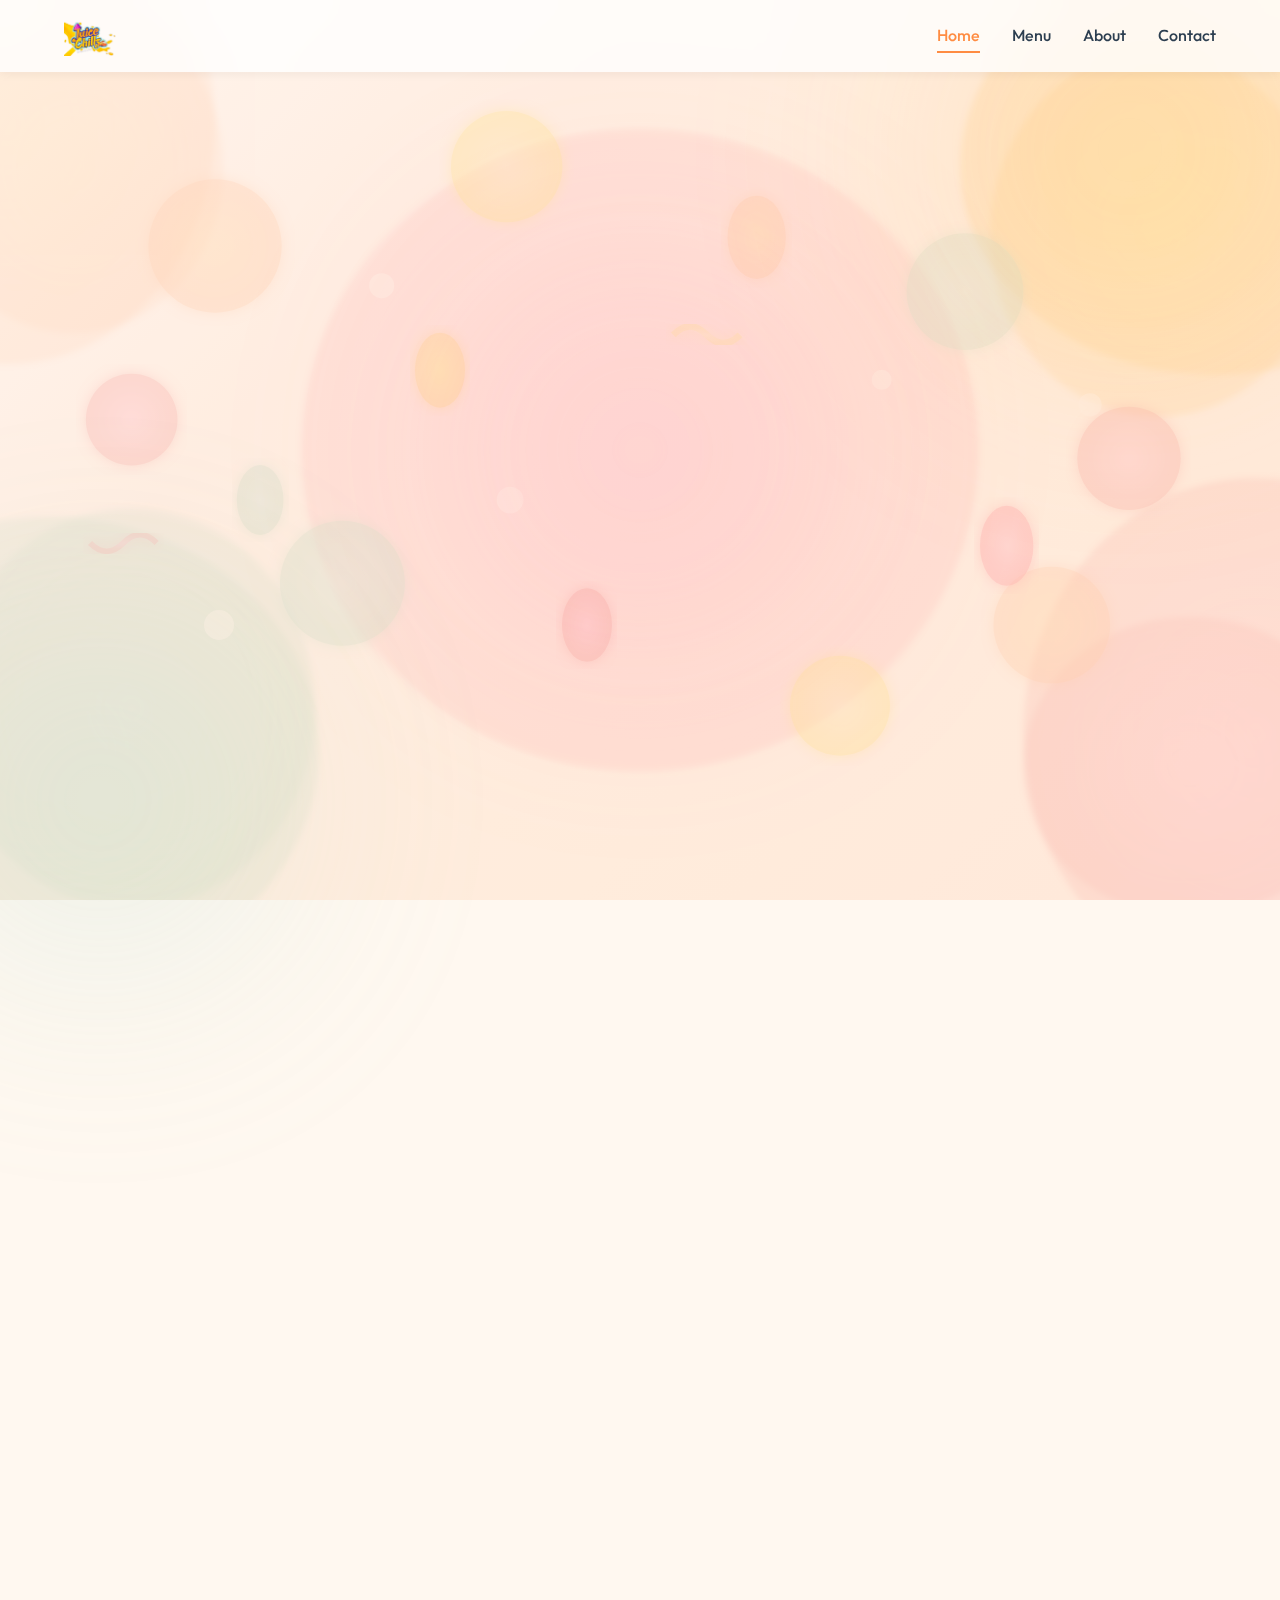
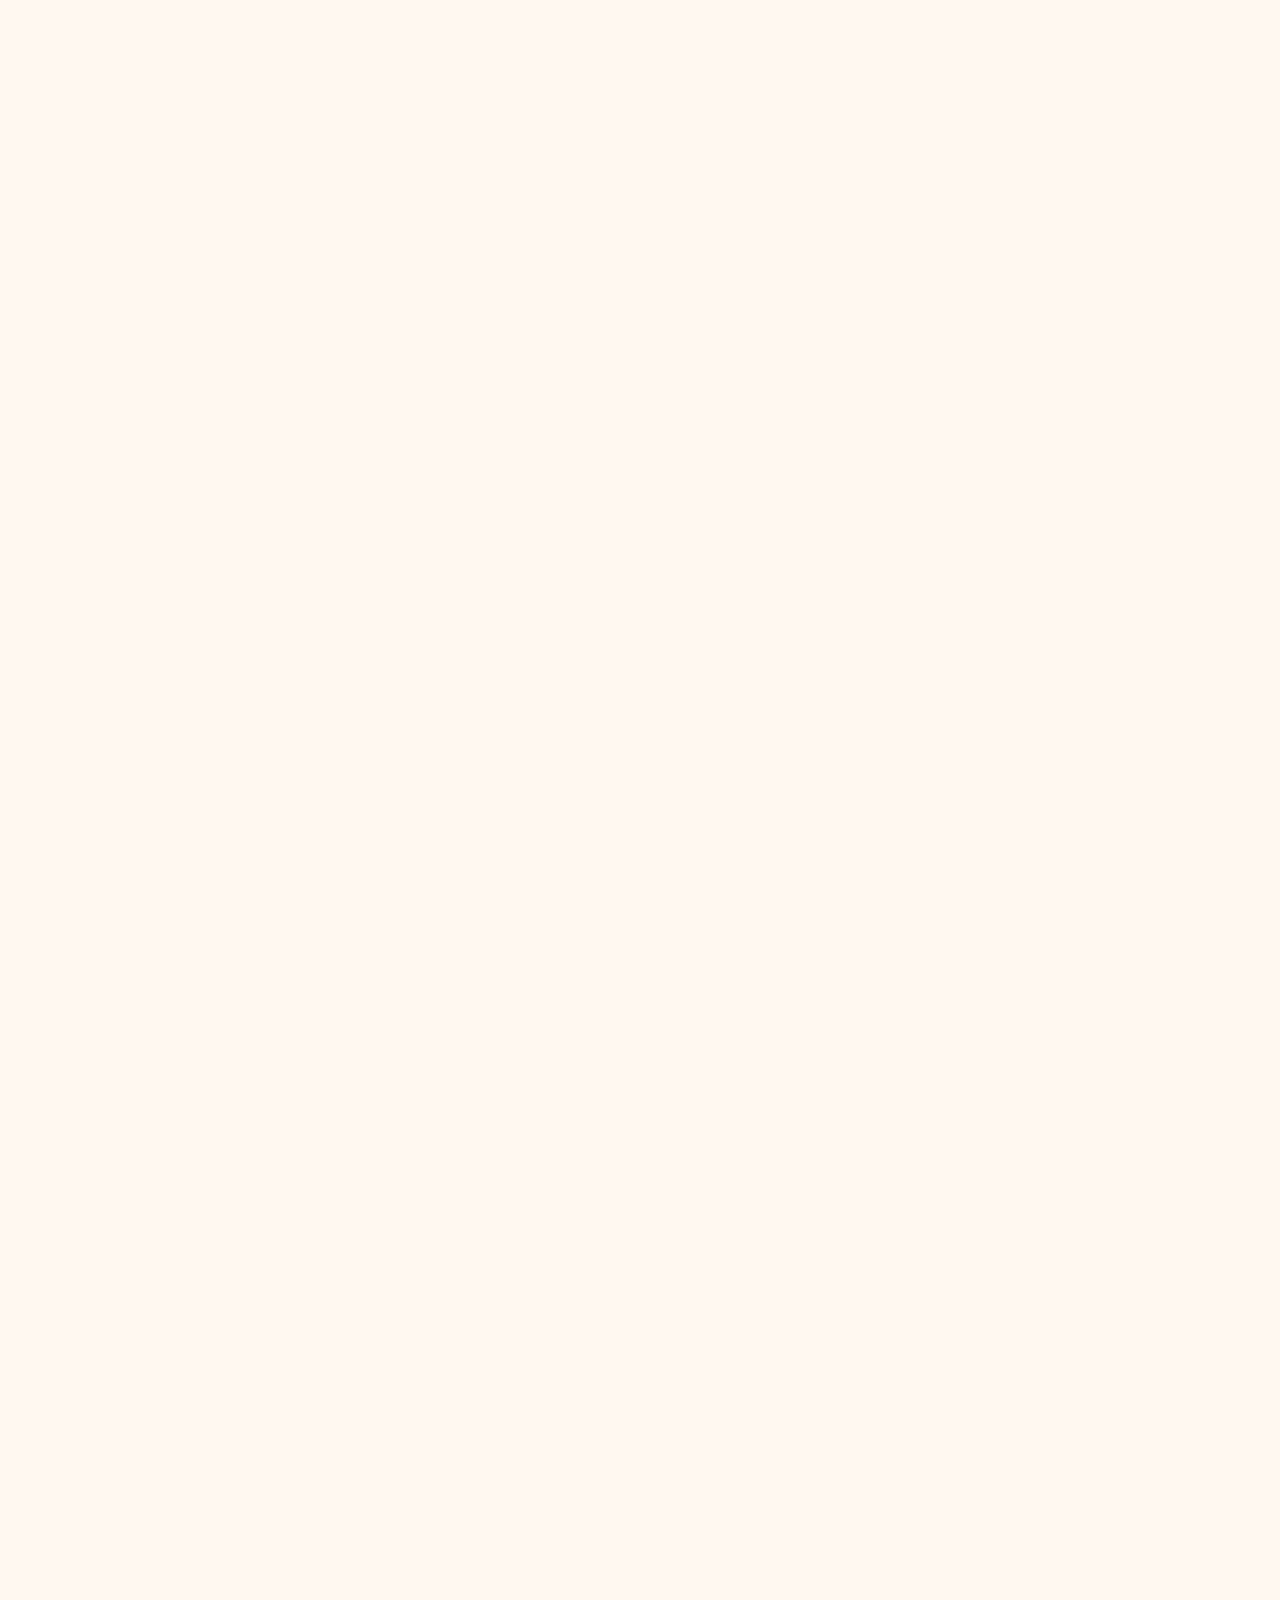
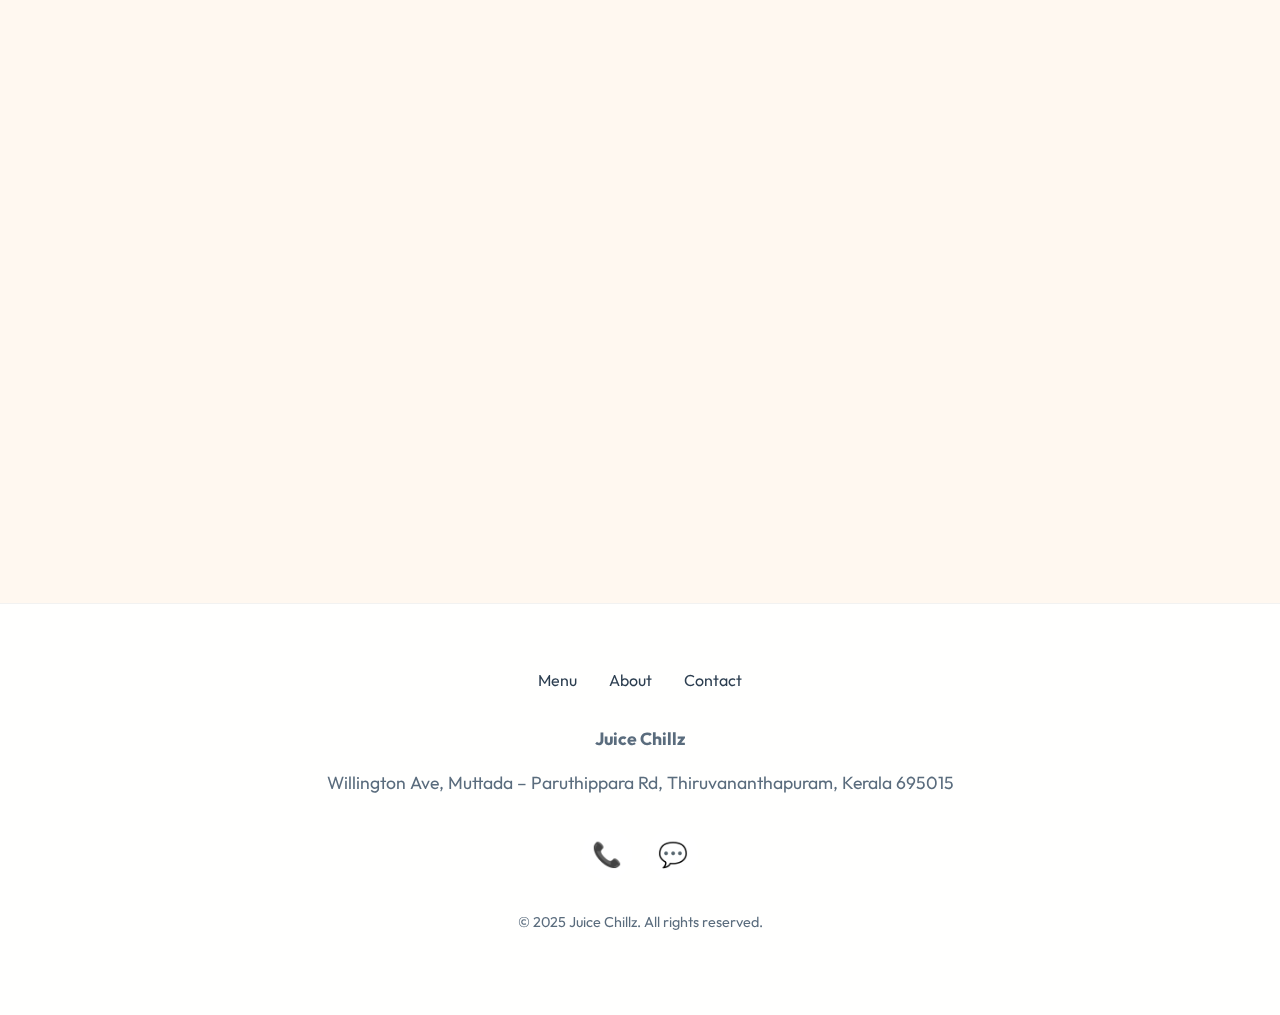
<file: index.html>
<!DOCTYPE html>
<html lang="en">
<head>
    <meta charset="UTF-8">
    <meta name="viewport" content="width=device-width, initial-scale=1.0">
    <meta name="description" content="Juice Chillz - Fresh & Tasty juice shop in Thiruvananthapuram. Made-to-order juices, shakes, falooda. Dine-in & Takeaway.">
    <meta name="keywords" content="juice shop, fresh juice, shakes, falooda, Thiruvananthapuram, Kerala">
    <title>Juice Chillz | Fresh & Tasty</title>
    
    <!-- Google Fonts -->
    <link rel="preconnect" href="https://fonts.googleapis.com">
    <link rel="preconnect" href="https://fonts.gstatic.com" crossorigin>
    <link href="https://fonts.googleapis.com/css2?family=Outfit:wght@400;500;600;700;800&display=swap" rel="stylesheet">
    
    <!-- Stylesheet -->
    <link rel="stylesheet" href="assets/style.css">
</head>
<body>
    <!-- Animated Background Blobs -->
    <div class="bg-blob bg-blob-1"></div>
    <div class="bg-blob bg-blob-2"></div>
    <div class="bg-blob bg-blob-3"></div>
    
    <!-- Parallax Background -->
    <div class="parallax-bg"></div>
    
    <!-- Navigation -->
    <nav class="navbar">
        <div class="navbar-container">
            <a href="index.html" class="logo">
                <img src="assets/images/logo.png" alt="Juice Chillz Logo">
            </a>
            
            <ul class="nav-links">
                <li><a href="index.html">Home</a></li>
                <li><a href="menu.html">Menu</a></li>
                <li><a href="about.html">About</a></li>
                <li><a href="contact.html">Contact</a></li>
            </ul>
            
            <div class="menu-toggle">
                <span></span>
                <span></span>
                <span></span>
            </div>
        </div>
    </nav>
    
    <!-- Hero Section -->
    <section class="hero">
        <div class="hero-content">
            <h1>Fresh, made-to-order juices that hit refresh.</h1>
            <p>Clean prep, quick service, and student-friendly vibes near campus.</p>
            <div class="hero-buttons">
                <a href="menu.html" class="btn btn-primary btn-pulse">View Menu</a>
                <a href="contact.html" class="btn btn-secondary">Find Us</a>
            </div>
        </div>
    </section>
    
    <!-- Tagline Section -->
    <section>
        <div class="container text-center fade-in">
            <h2>Fresh & Tasty • Dine-in & Takeaway</h2>
        </div>
    </section>
    
    <!-- Features Section -->
    <section>
        <div class="container">
            <div class="section-title fade-in">
                <h2>Why Juice Chillz</h2>
            </div>
            
            <div class="features-grid">
                <div class="card feature-card fade-in">
                    <div class="feature-icon">🧃</div>
                    <h3>Made to order</h3>
                    <p>No pre-made batches. Every drink crafted fresh when you order.</p>
                </div>
                
                <div class="card feature-card fade-in">
                    <div class="feature-icon">⚡</div>
                    <h3>Quick service</h3>
                    <p>No long waits. Get your refreshing drink in minutes.</p>
                </div>
                
                <div class="card feature-card fade-in">
                    <div class="feature-icon">🎨</div>
                    <h3>Customizable</h3>
                    <p>Sweetness & ice your way. Make it perfectly yours.</p>
                </div>
                
                <div class="card feature-card fade-in">
                    <div class="feature-icon">✨</div>
                    <h3>Clean prep</h3>
                    <p>Hygiene-first. Fresh ingredients, spotless equipment.</p>
                </div>
            </div>
        </div>
    </section>
    
    <!-- Popular Picks Section -->
    <section>
        <div class="container">
            <div class="section-title fade-in">
                <h2>Popular picks</h2>
                <p class="section-subtitle">Mango • Sharjah • Avil Milk • Mojito • Mango Falooda • ABC</p>
            </div>
        </div>
    </section>
    
    <!-- Categories Section -->
    <section>
        <div class="container">
            <div class="section-title fade-in">
                <h2>Signature categories</h2>
                <p class="section-subtitle">Juices, shakes, lassi, falooda and specials — fresh & tasty.</p>
            </div>
            
            <div class="features-grid">
                <div class="card fade-in">
                    <div class="feature-icon">🧃</div>
                    <h3>Fresh Juices</h3>
                    <p>Classic fruit juices made fresh.</p>
                </div>
                
                <div class="card fade-in">
                    <div class="feature-icon">🥤</div>
                    <h3>Shakes & Lassi</h3>
                    <p>Rich shakes and creamy lassi.</p>
                </div>
                
                <div class="card fade-in">
                    <div class="feature-icon">🍨</div>
                    <h3>Specials</h3>
                    <p>Falooda and unique signature items.</p>
                </div>
            </div>
            
            <div class="text-center mt-3 fade-in">
                <a href="menu.html" class="btn btn-primary">Explore Full Menu</a>
            </div>
        </div>
    </section>
    
    <!-- CTA Section -->
    <section>
        <div class="container text-center">
            <div class="card fade-in" style="max-width: 700px; margin: 0 auto; padding: 3rem;">
                <h2>Ready to refresh?</h2>
                <p>Order now for quick pickup or delivery through Swiggy</p>
                <div class="hero-buttons mt-2">
                    <a href="tel:+919995552309" class="btn btn-primary">📞 Call</a>
                    <a href="https://wa.me/919995552309?text=Hi%20Juice%20Chillz!%20I%20want%20to%20order." class="btn btn-secondary">💬 WhatsApp</a>
                    <a href="#" class="btn btn-secondary">🛵 Swiggy</a>
                </div>
            </div>
        </div>
    </section>
    
    <!-- Footer -->
    <footer>
        <div class="footer-content">
            <div class="footer-links">
                <a href="menu.html">Menu</a>
                <a href="about.html">About</a>
                <a href="contact.html">Contact</a>
            </div>
            
            <p><strong>Juice Chillz</strong></p>
            <p>Willington Ave, Muttada – Paruthippara Rd, Thiruvananthapuram, Kerala 695015</p>
            
            <div class="social-links">
                <a href="tel:+919995552309" aria-label="Call us">📞</a>
                <a href="https://wa.me/919995552309?text=Hi%20Juice%20Chillz!%20I%20want%20to%20order." aria-label="WhatsApp">💬</a>
            </div>
            
            <p style="margin-top: 2rem; color: var(--text-light); font-size: 0.9rem;">
                &copy; 2025 Juice Chillz. All rights reserved.
            </p>
        </div>
    </footer>
    
    <!-- JavaScript -->
    <script src="assets/app.js"></script>
</body>
</html>
</file>
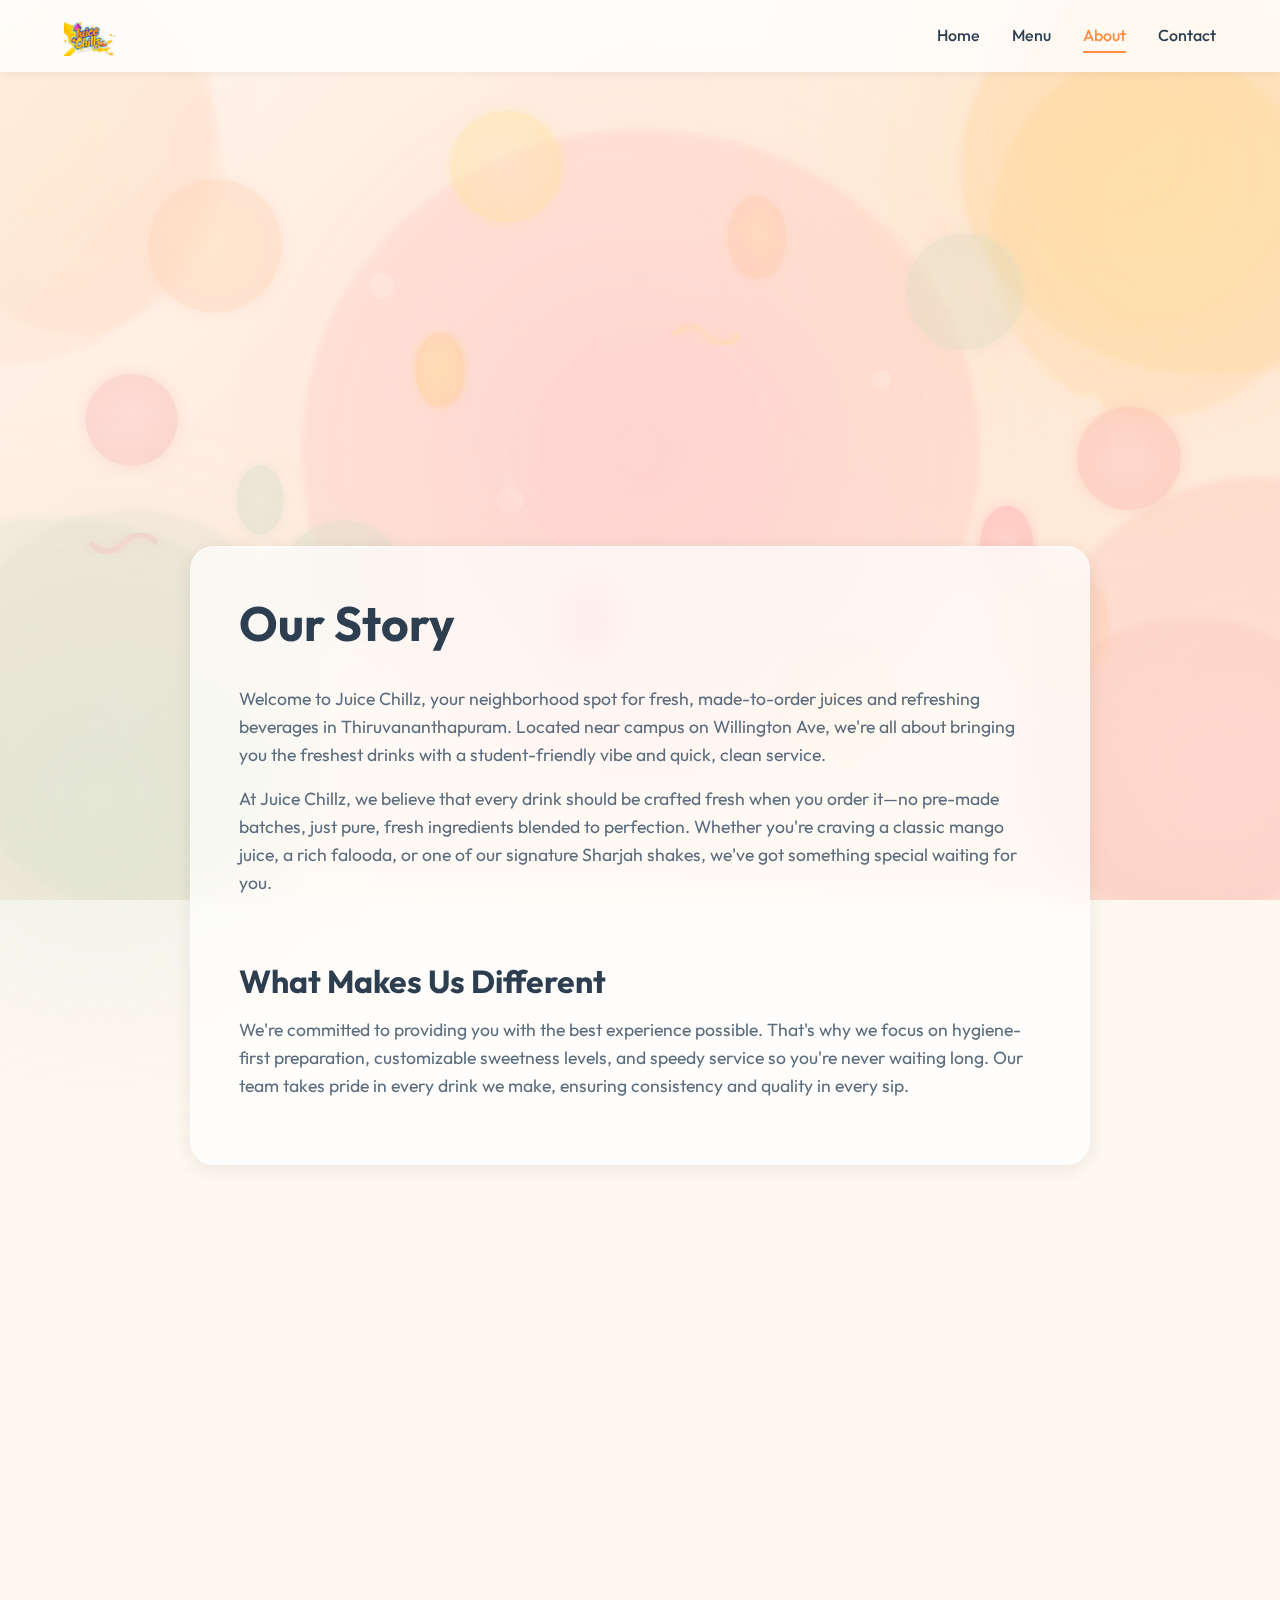
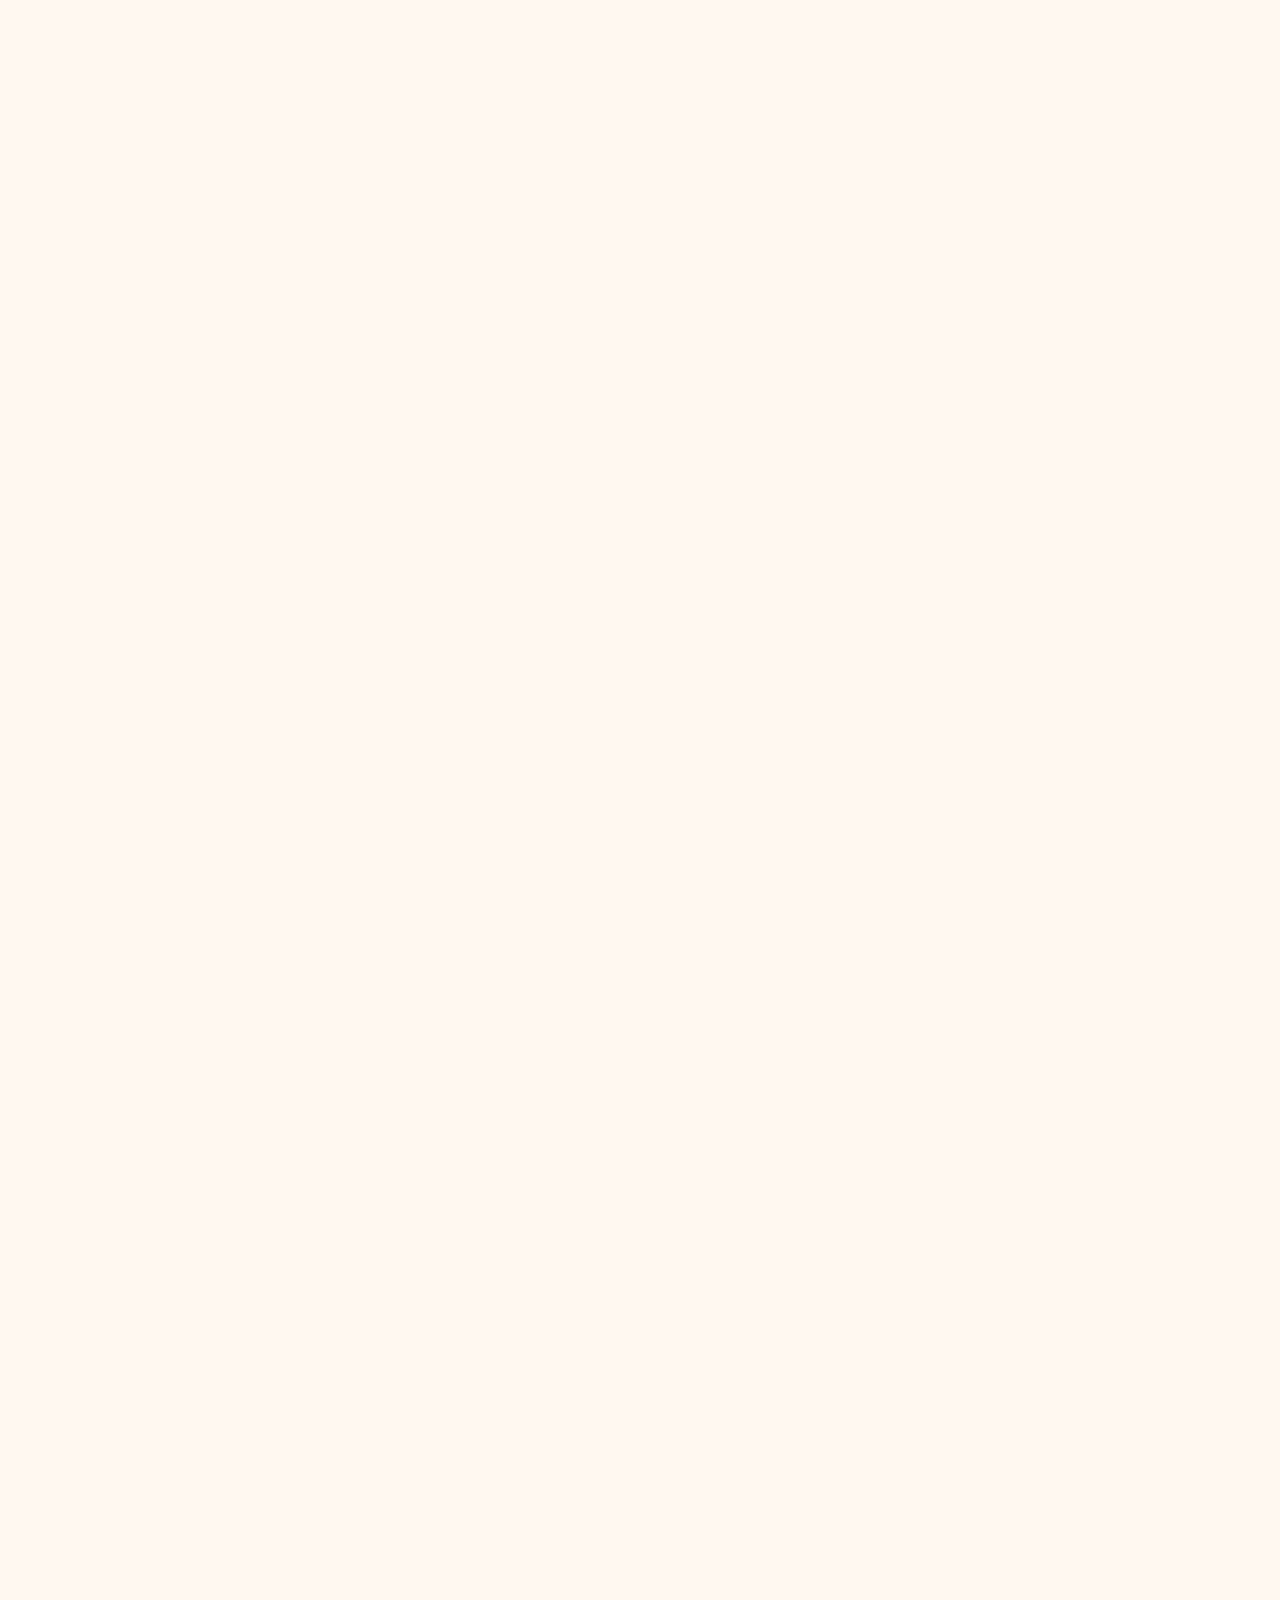
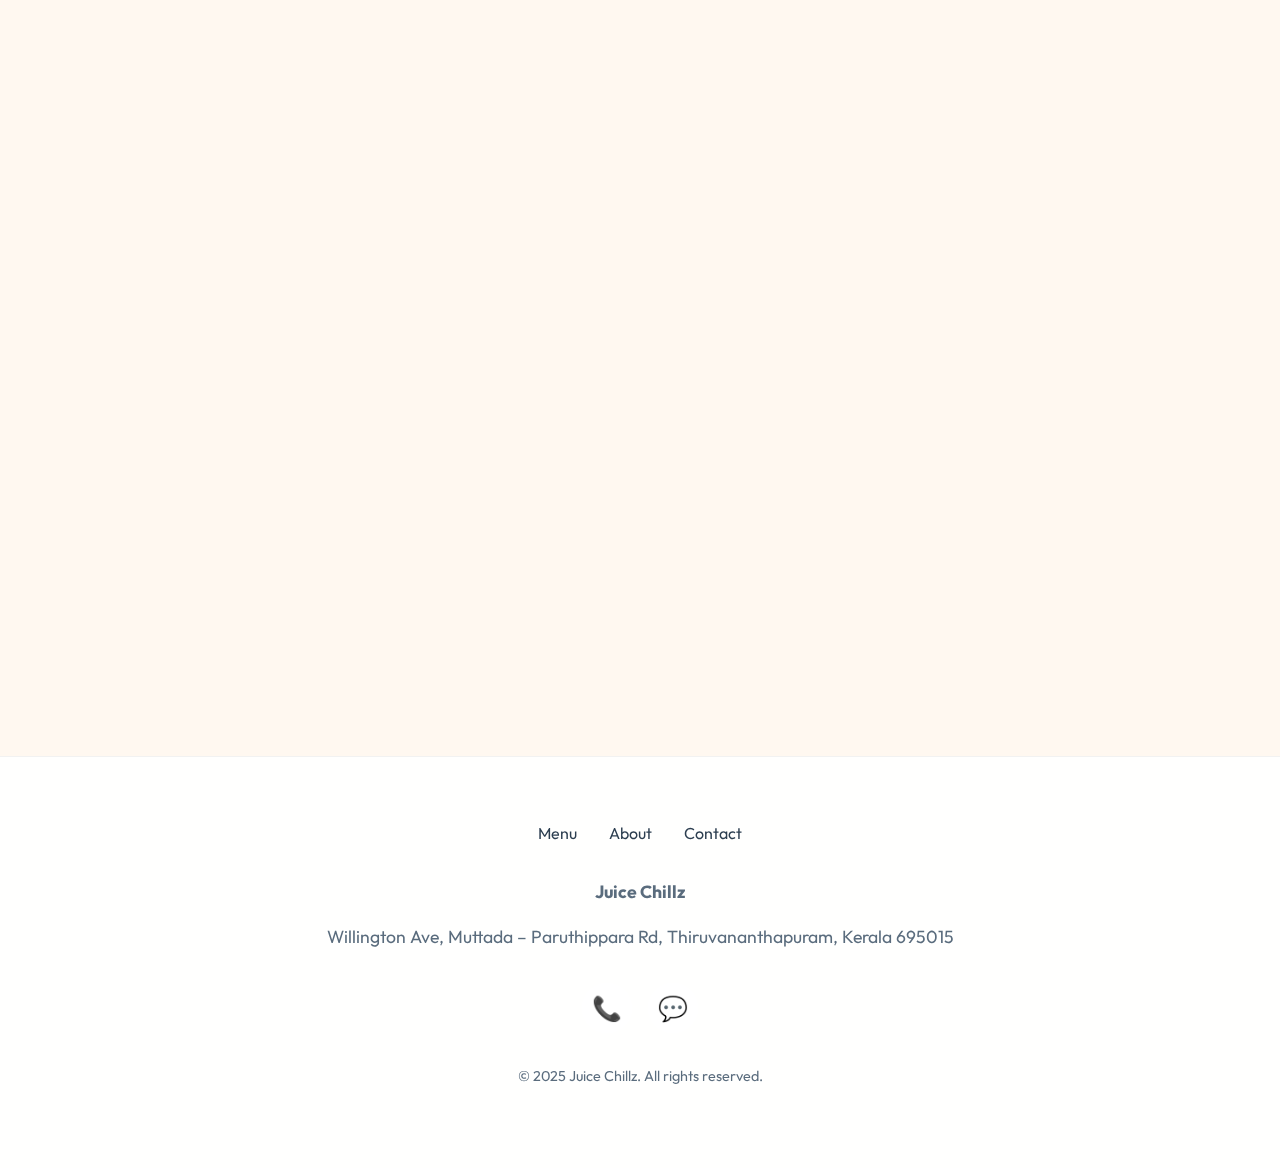
<file: about.html>
<!DOCTYPE html>
<html lang="en">
<head>
    <meta charset="UTF-8">
    <meta name="viewport" content="width=device-width, initial-scale=1.0">
    <meta name="description" content="About Juice Chillz - Fresh juice shop in Thiruvananthapuram. Made-to-order drinks with clean prep and quick service.">
    <title>About | Juice Chillz</title>
    
    <!-- Google Fonts -->
    <link rel="preconnect" href="https://fonts.googleapis.com">
    <link rel="preconnect" href="https://fonts.gstatic.com" crossorigin>
    <link href="https://fonts.googleapis.com/css2?family=Outfit:wght@400;500;600;700;800&display=swap" rel="stylesheet">
    
    <!-- Stylesheet -->
    <link rel="stylesheet" href="assets/style.css">
</head>
<body>
    <!-- Animated Background Blobs -->
    <div class="bg-blob bg-blob-1"></div>
    <div class="bg-blob bg-blob-2"></div>
    <div class="bg-blob bg-blob-3"></div>
    
    <!-- Parallax Background -->
    <div class="parallax-bg"></div>
    
    <!-- Navigation -->
    <nav class="navbar">
        <div class="navbar-container">
            <a href="index.html" class="logo">
                <img src="assets/images/logo.png" alt="Juice Chillz Logo">
            </a>
            
            <ul class="nav-links">
                <li><a href="index.html">Home</a></li>
                <li><a href="menu.html">Menu</a></li>
                <li><a href="about.html">About</a></li>
                <li><a href="contact.html">Contact</a></li>
            </ul>
            
            <div class="menu-toggle">
                <span></span>
                <span></span>
                <span></span>
            </div>
        </div>
    </nav>
    
    <!-- Page Header -->
    <section class="hero" style="min-height: 50vh;">
        <div class="hero-content">
            <h1>About Juice Chillz</h1>
            <p>Fresh & Tasty since day one</p>
        </div>
    </section>
    
    <!-- Our Story Section -->
    <section>
        <div class="container">
            <div class="card fade-in" style="max-width: 900px; margin: 0 auto; padding: 3rem;">
                <h2>Our Story</h2>
                <p>Welcome to Juice Chillz, your neighborhood spot for fresh, made-to-order juices and refreshing beverages in Thiruvananthapuram. Located near campus on Willington Ave, we're all about bringing you the freshest drinks with a student-friendly vibe and quick, clean service.</p>
                
                <p>At Juice Chillz, we believe that every drink should be crafted fresh when you order it—no pre-made batches, just pure, fresh ingredients blended to perfection. Whether you're craving a classic mango juice, a rich falooda, or one of our signature Sharjah shakes, we've got something special waiting for you.</p>
                
                <h3 class="mt-3">What Makes Us Different</h3>
                <p>We're committed to providing you with the best experience possible. That's why we focus on hygiene-first preparation, customizable sweetness levels, and speedy service so you're never waiting long. Our team takes pride in every drink we make, ensuring consistency and quality in every sip.</p>
            </div>
        </div>
    </section>
    
    <!-- Values Section -->
    <section>
        <div class="container">
            <div class="section-title fade-in">
                <h2>Our Values</h2>
            </div>
            
            <div class="features-grid">
                <div class="card fade-in">
                    <div class="feature-icon">✨</div>
                    <h3>Quality First</h3>
                    <p>We source fresh ingredients and prepare each drink with care and attention to detail.</p>
                </div>
                
                <div class="card fade-in">
                    <div class="feature-icon">🧼</div>
                    <h3>Hygiene Standards</h3>
                    <p>Clean prep areas, sanitized equipment, and strict hygiene protocols in everything we do.</p>
                </div>
                
                <div class="card fade-in">
                    <div class="feature-icon">⚡</div>
                    <h3>Fast Service</h3>
                    <p>We respect your time. Quick preparation without compromising on quality or taste.</p>
                </div>
                
                <div class="card fade-in">
                    <div class="feature-icon">🎨</div>
                    <h3>Your Way</h3>
                    <p>Customize your drink to match your preferences—sweetness, ice, and toppings your way.</p>
                </div>
                
                <div class="card fade-in">
                    <div class="feature-icon">💚</div>
                    <h3>Fresh Ingredients</h3>
                    <p>Only the freshest fruits and finest ingredients make it into our drinks.</p>
                </div>
                
                <div class="card fade-in">
                    <div class="feature-icon">😊</div>
                    <h3>Friendly Vibes</h3>
                    <p>A welcoming atmosphere with service that makes you want to come back.</p>
                </div>
            </div>
        </div>
    </section>
    
    <!-- Menu Highlights Section -->
    <section>
        <div class="container">
            <div class="section-title fade-in">
                <h2>What We Serve</h2>
                <p class="section-subtitle">A wide variety of fresh beverages crafted just for you</p>
            </div>
            
            <div class="features-grid">
                <div class="card fade-in">
                    <h3>🧃 Fresh Juices</h3>
                    <p>Classic fruit juices from mango to watermelon, made fresh with real fruits.</p>
                </div>
                
                <div class="card fade-in">
                    <h3>🥤 Shakes & Smoothies</h3>
                    <p>Rich, creamy shakes in flavors from vanilla to avocado, plus our famous Sharjah shake.</p>
                </div>
                
                <div class="card fade-in">
                    <h3>🥛 Lassi</h3>
                    <p>Traditional desi lassi and modern fruit lassi varieties—refreshing and satisfying.</p>
                </div>
                
                <div class="card fade-in">
                    <h3>🍨 Falooda & Specials</h3>
                    <p>Signature items like Mango Falooda, Bucket Falooda, and Mountain Beauty.</p>
                </div>
                
                <div class="card fade-in">
                    <h3>🥥 Karikku Drinks</h3>
                    <p>Coconut-based beverages including karikku shakes, dates, and icecream variations.</p>
                </div>
                
                <div class="card fade-in">
                    <h3>🥕 Health Drinks</h3>
                    <p>Nutritious options like ABC juice, carrot, beetroot, and cucumber juices.</p>
                </div>
            </div>
            
            <div class="text-center mt-3 fade-in">
                <a href="menu.html" class="btn btn-primary">View Full Menu</a>
            </div>
        </div>
    </section>
    
    <!-- Location Section -->
    <section>
        <div class="container">
            <div class="card fade-in" style="max-width: 900px; margin: 0 auto; padding: 3rem; text-align: center;">
                <h2>Visit Us</h2>
                <p><strong>Willington Ave, Muttada – Paruthippara Rd</strong><br>
                Thiruvananthapuram, Kerala 695015</p>
                
                <p class="mt-2">Conveniently located near campus, we're easy to find and even easier to love. Drop by for a quick refreshment or call ahead for takeaway.</p>
                
                <div class="hero-buttons mt-2">
                    <a href="contact.html" class="btn btn-primary">Get Directions</a>
                    <a href="tel:+919995552309" class="btn btn-secondary">📞 Call Us</a>
                </div>
            </div>
        </div>
    </section>
    
    <!-- Footer -->
    <footer>
        <div class="footer-content">
            <div class="footer-links">
                <a href="menu.html">Menu</a>
                <a href="about.html">About</a>
                <a href="contact.html">Contact</a>
            </div>
            
            <p><strong>Juice Chillz</strong></p>
            <p>Willington Ave, Muttada – Paruthippara Rd, Thiruvananthapuram, Kerala 695015</p>
            
            <div class="social-links">
                <a href="tel:+919995552309" aria-label="Call us">📞</a>
                <a href="https://wa.me/919995552309?text=Hi%20Juice%20Chillz!%20I%20want%20to%20order." aria-label="WhatsApp">💬</a>
            </div>
            
            <p style="margin-top: 2rem; color: var(--text-light); font-size: 0.9rem;">
                &copy; 2025 Juice Chillz. All rights reserved.
            </p>
        </div>
    </footer>
    
    <!-- JavaScript -->
    <script src="assets/app.js"></script>
</body>
</html>
</file>
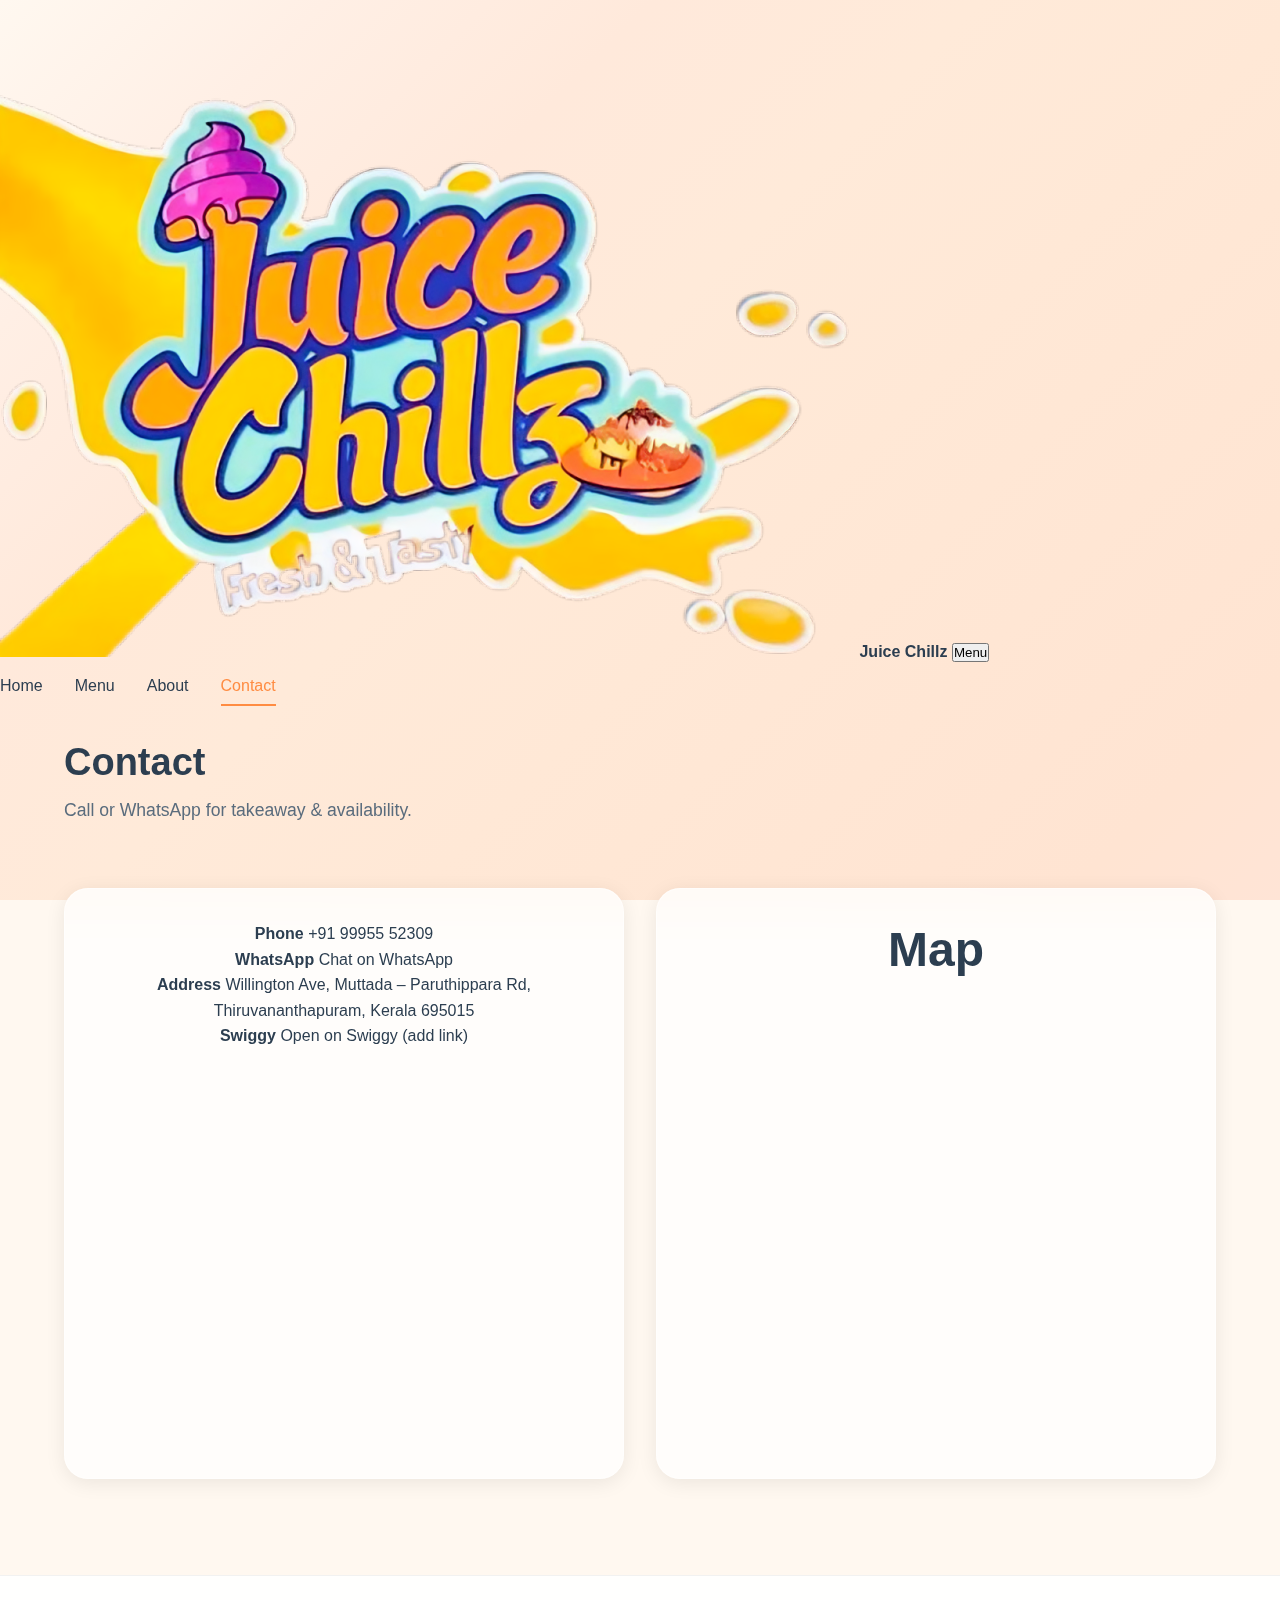
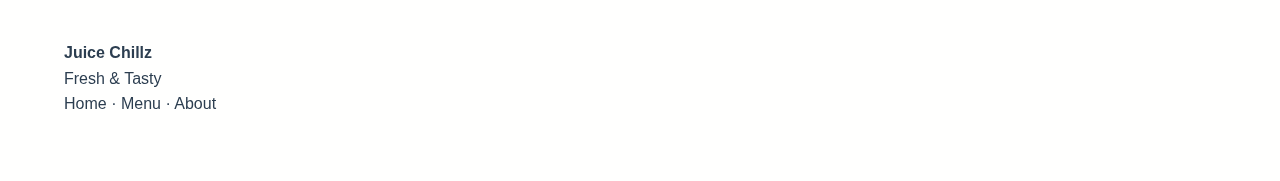
<file: contact.html>
<!doctype html>
<html lang="en">
<head>
  <meta charset="utf-8" />
  <meta name="viewport" content="width=device-width,initial-scale=1" />
  <title>Juice Chillz | Contact</title>
  <meta name="description" content="Contact Juice Chillz — phone, WhatsApp, address and map." />
  <link rel="stylesheet" href="assets/style.css" />
</head>
<body>
  <header class="nav">
    <div class="container nav-inner">
      <a class="brand" href="index.html" aria-label="Juice Chillz Home">
  <img class="brand-logo" src="assets/images/logo.png" alt="Juice Chillz Logo" />
  <span style="font-weight:800;">Juice Chillz</span>
</a>

      <button class="mobile-btn" data-nav-toggle aria-label="Toggle navigation">Menu</button>

      <nav class="nav-links" aria-label="Primary navigation">
        <a href="index.html">Home</a>
        <a href="menu.html">Menu</a>
        <a href="about.html">About</a>
        <a href="contact.html">Contact</a>
      </nav>
    </div>
  </header>

  <main class="container">
    <section class="section" style="padding-top:34px">
      <h1 style="margin:0 0 10px;font-size:38px">Contact</h1>
      <p class="sub" style="margin:0 0 18px">Call or WhatsApp for takeaway & availability.</p>

      <div class="contact-grid">
        <div class="card contact-card">
          <div class="kv">
            <div>
              <b>Phone</b>
              <span><a href="tel:+919995552309">+91 99955 52309</a></span>
            </div>
            <div>
              <b>WhatsApp</b>
              <span><a href="https://wa.me/919995552309?text=Hi%20Juice%20Chillz!%20I%20want%20to%20order." target="_blank" rel="noopener">Chat on WhatsApp</a></span>
            </div>
            <div>
              <b>Address</b>
              <span>Willington Ave, Muttada – Paruthippara Rd, Thiruvananthapuram, Kerala 695015</span>
            </div>
            <div>
              <b>Swiggy</b>
              <span><a href="#" target="_blank" rel="noopener">Open on Swiggy (add link)</a></span>
            </div>
          </div>
        </div>

        <div class="card contact-card">
          <h2 style="margin:0 0 10px">Map</h2>
          <iframe
  class="map"
  src="https://www.google.com/maps/embed?pb=!1m18!1m12!1m3!1d7891.139993563957!2d76.9439557634243!3d8.541058!2m3!1f0!2f0!3f0!3m2!1i1024!2i768!4f13.1!3m3!1m2!1s0x3b05bb047c0482c1%3A0xfc9d5301908b530e!2sJuice%20Chillz!5e0!3m2!1sen!2sin!4v1769966072507!5m2!1sen!2sin"
  width="600"
  height="450"
  style="border:0;"
  allowfullscreen=""
  loading="lazy"
  referrerpolicy="no-referrer-when-downgrade"
  title="Juice Chillz Map"
></iframe>

        </div>
      </div>
    </section>
  </main>

  <footer class="footer">
    <div class="container footer-inner">
      <div><strong style="color:var(--text)">Juice Chillz</strong><br/><span>Fresh & Tasty</span></div>
      <div><a href="index.html">Home</a> · <a href="menu.html">Menu</a> · <a href="about.html">About</a></div>
    </div>
  </footer>

  <script src="assets/app.js"></script>
</body>
</html>
</file>
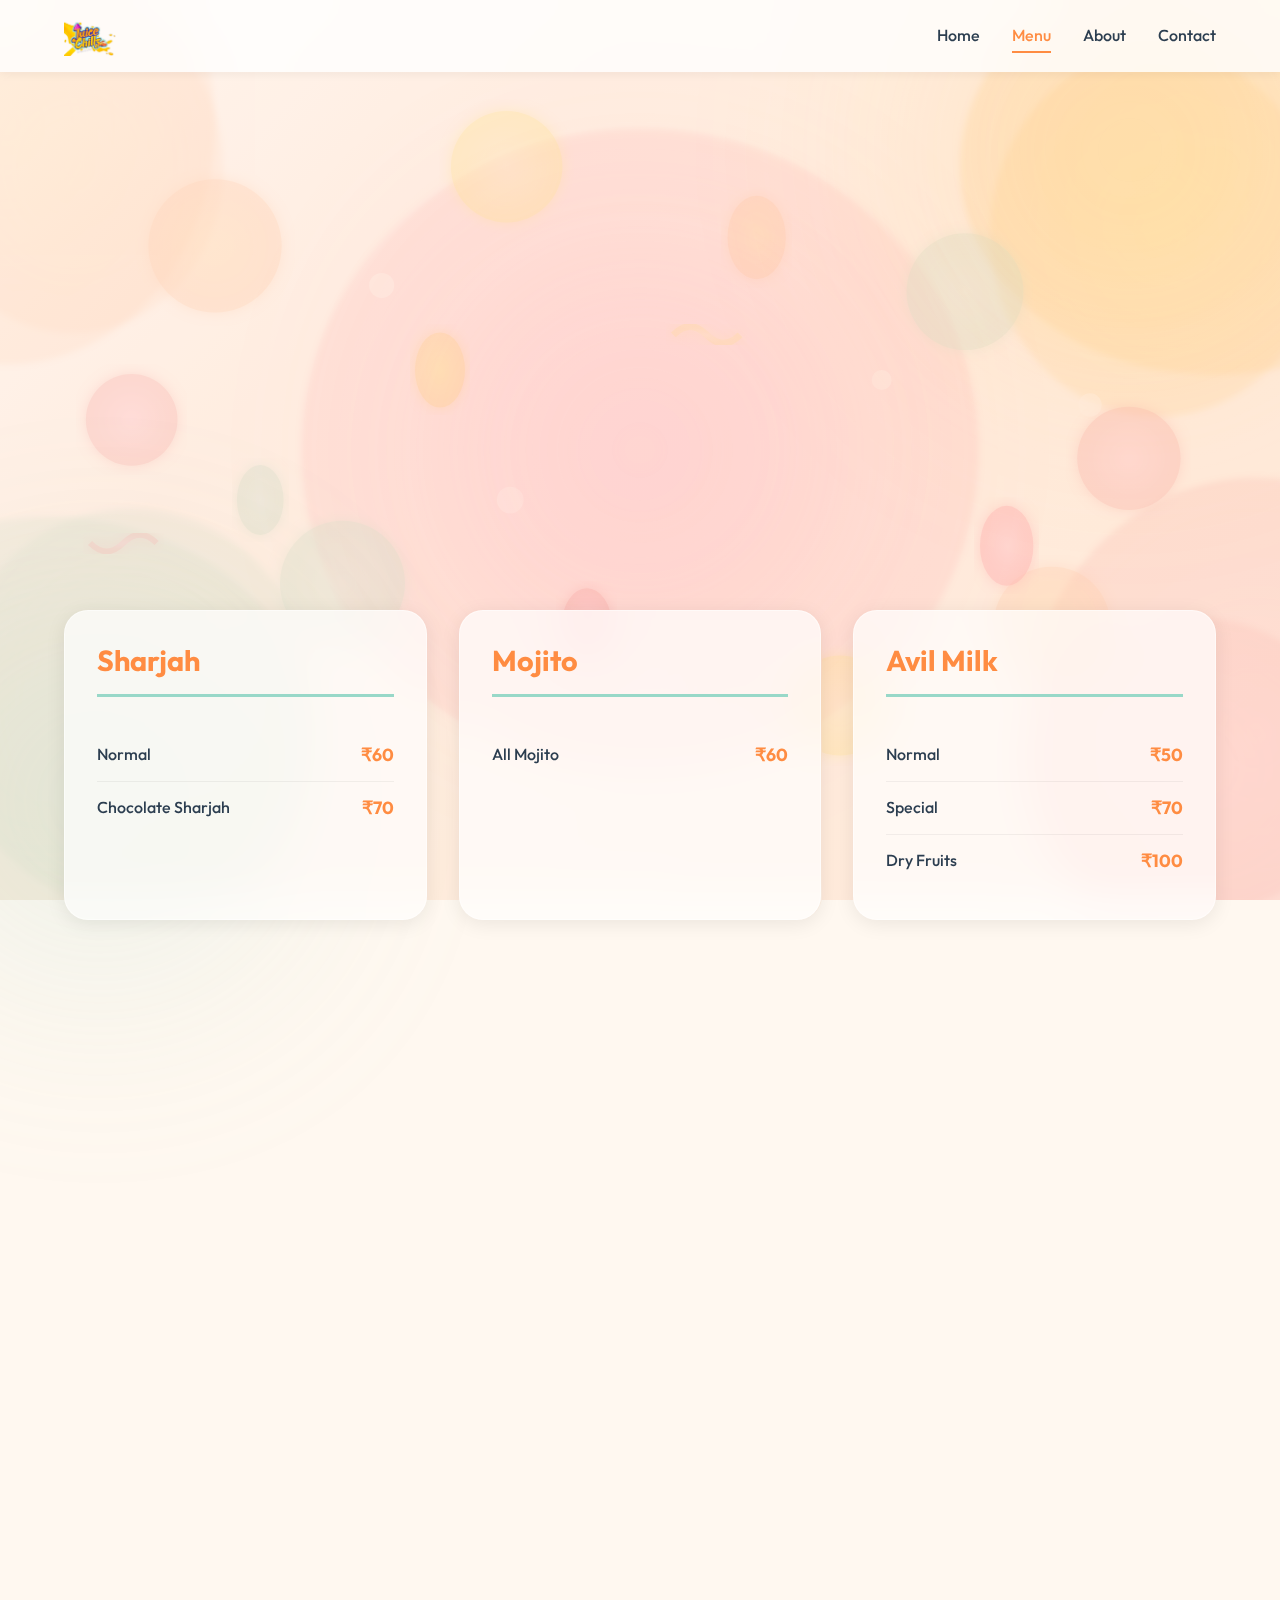
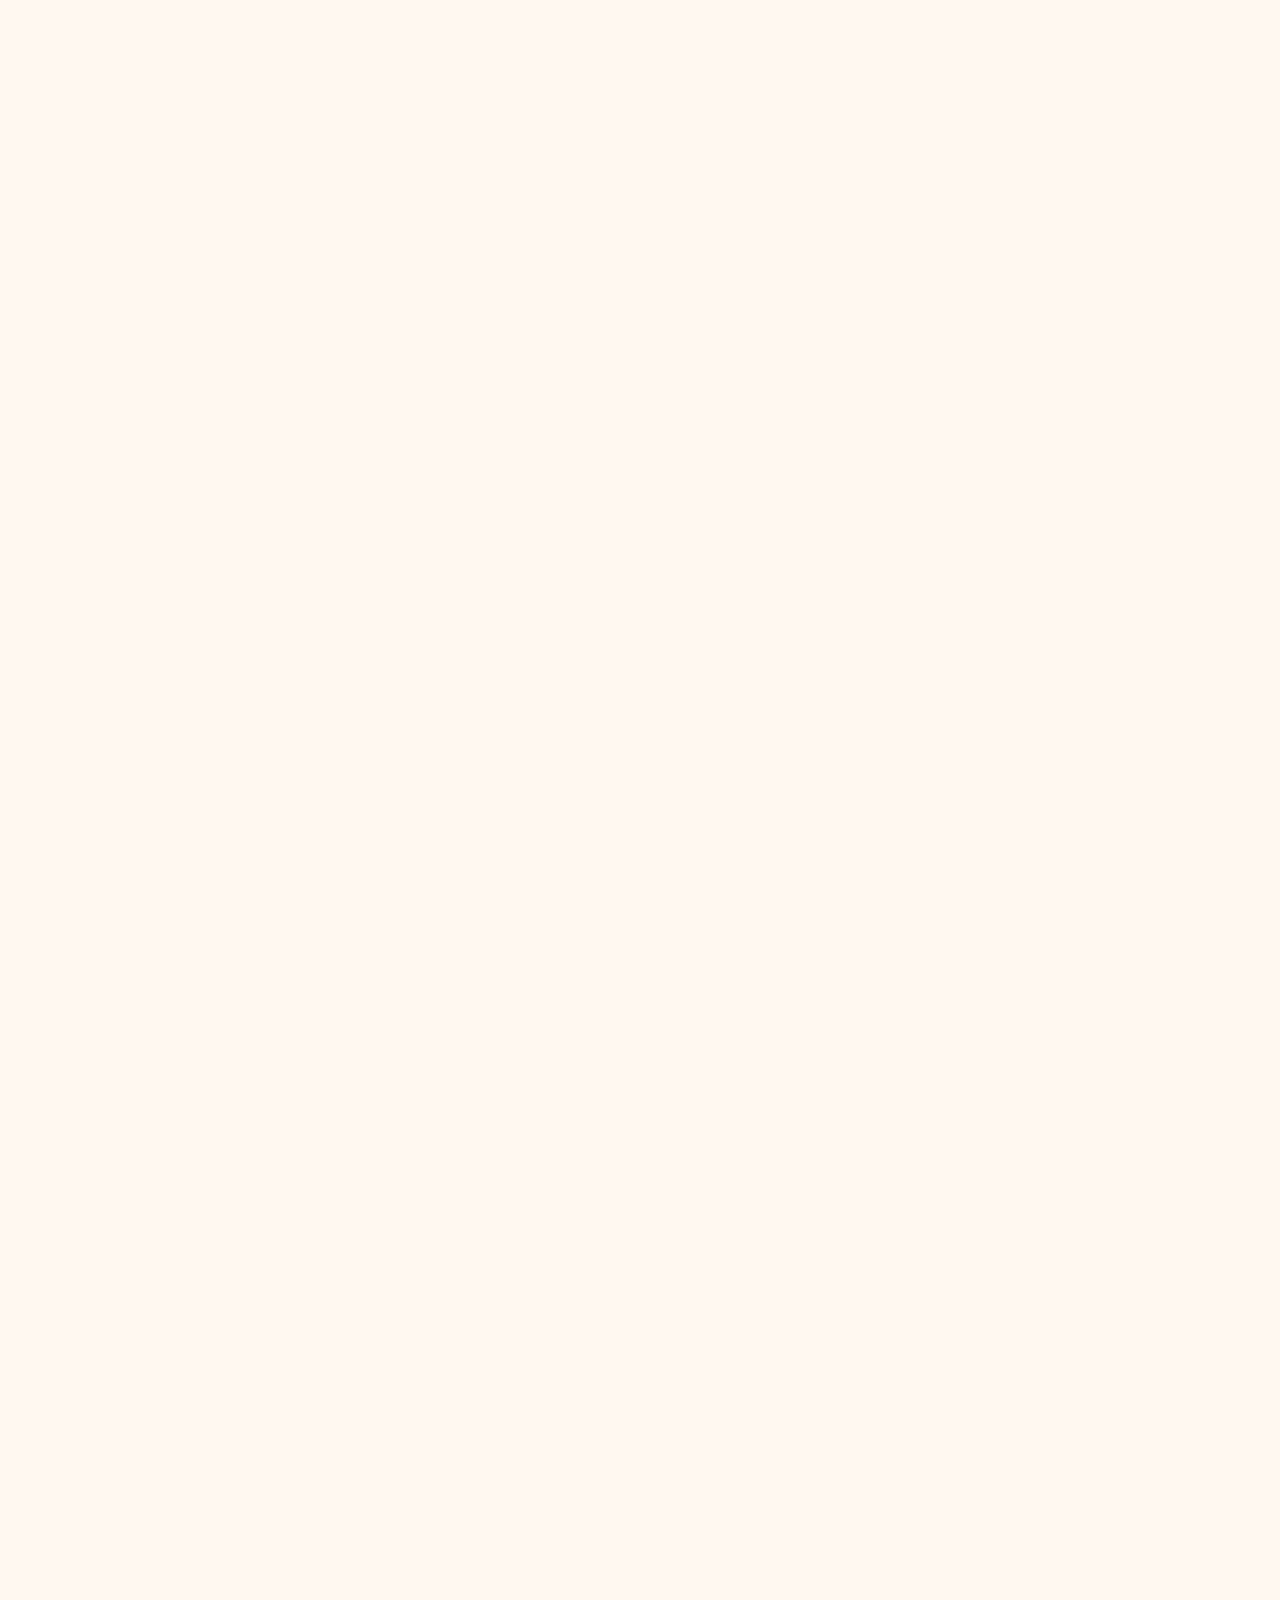
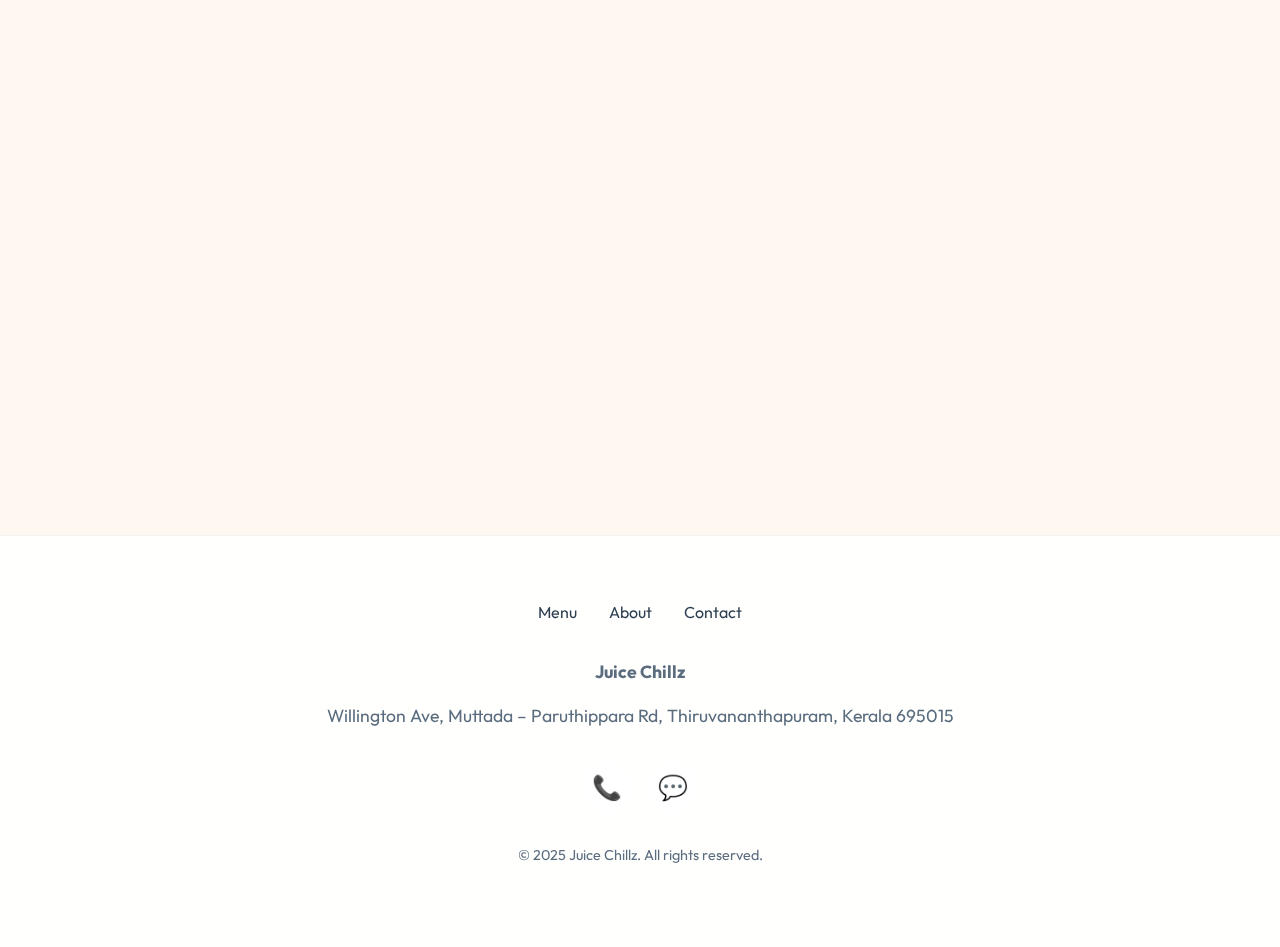
<file: menu.html>
<!DOCTYPE html>
<html lang="en">
<head>
    <meta charset="UTF-8">
    <meta name="viewport" content="width=device-width, initial-scale=1.0">
    <meta name="description" content="Juice Chillz Menu - Fresh juices, shakes, lassi, falooda and specials. View our complete menu with prices.">
    <title>Menu | Juice Chillz</title>
    
    <!-- Google Fonts -->
    <link rel="preconnect" href="https://fonts.googleapis.com">
    <link rel="preconnect" href="https://fonts.gstatic.com" crossorigin>
    <link href="https://fonts.googleapis.com/css2?family=Outfit:wght@400;500;600;700;800&display=swap" rel="stylesheet">
    
    <!-- Stylesheet -->
    <link rel="stylesheet" href="assets/style.css">
</head>
<body>
    <!-- Animated Background Blobs -->
    <div class="bg-blob bg-blob-1"></div>
    <div class="bg-blob bg-blob-2"></div>
    <div class="bg-blob bg-blob-3"></div>
    
    <!-- Parallax Background -->
    <div class="parallax-bg"></div>
    
    <!-- Navigation -->
    <nav class="navbar">
        <div class="navbar-container">
            <a href="index.html" class="logo">
                <img src="assets/images/logo.png" alt="Juice Chillz Logo">
            </a>
            
            <ul class="nav-links">
                <li><a href="index.html">Home</a></li>
                <li><a href="menu.html">Menu</a></li>
                <li><a href="about.html">About</a></li>
                <li><a href="contact.html">Contact</a></li>
            </ul>
            
            <div class="menu-toggle">
                <span></span>
                <span></span>
                <span></span>
            </div>
        </div>
    </nav>
    
    <!-- Page Header -->
    <section class="hero" style="min-height: 50vh;">
        <div class="hero-content">
            <h1>Our Menu</h1>
            <p>Fresh ingredients, customizable sweetness, made to order</p>
        </div>
    </section>
    
    <!-- Menu Section -->
    <section>
        <div class="container">
            <div class="menu-grid">
                
                <!-- Sharjah -->
                <div class="card menu-category fade-in">
                    <h3>Sharjah</h3>
                    <div class="menu-item">
                        <span class="menu-item-name">Normal</span>
                        <span class="menu-item-price">₹60</span>
                    </div>
                    <div class="menu-item">
                        <span class="menu-item-name">Chocolate Sharjah</span>
                        <span class="menu-item-price">₹70</span>
                    </div>
                </div>
                
                <!-- Mojito -->
                <div class="card menu-category fade-in">
                    <h3>Mojito</h3>
                    <div class="menu-item">
                        <span class="menu-item-name">All Mojito</span>
                        <span class="menu-item-price">₹60</span>
                    </div>
                </div>
                
                <!-- Avil Milk -->
                <div class="card menu-category fade-in">
                    <h3>Avil Milk</h3>
                    <div class="menu-item">
                        <span class="menu-item-name">Normal</span>
                        <span class="menu-item-price">₹50</span>
                    </div>
                    <div class="menu-item">
                        <span class="menu-item-name">Special</span>
                        <span class="menu-item-price">₹70</span>
                    </div>
                    <div class="menu-item">
                        <span class="menu-item-name">Dry Fruits</span>
                        <span class="menu-item-price">₹100</span>
                    </div>
                </div>
                
                <!-- Butter Gulkand -->
                <div class="card menu-category fade-in">
                    <h3>Butter Gulkand</h3>
                    <div class="menu-item">
                        <span class="menu-item-name">Butter Gulkand</span>
                        <span class="menu-item-price">₹70</span>
                    </div>
                    <div class="menu-item">
                        <span class="menu-item-name">Spl Butter Gulkand</span>
                        <span class="menu-item-price">₹80</span>
                    </div>
                    <div class="menu-item">
                        <span class="menu-item-name">Bun Gulkand</span>
                        <span class="menu-item-price">₹40</span>
                    </div>
                    <div class="menu-item">
                        <span class="menu-item-name">Gulab Jam</span>
                        <span class="menu-item-price">₹90</span>
                    </div>
                </div>
                
                <!-- Karikku -->
                <div class="card menu-category fade-in">
                    <h3>Karikku</h3>
                    <div class="menu-item">
                        <span class="menu-item-name">Special Karikkin Chik</span>
                        <span class="menu-item-price">₹30</span>
                    </div>
                    <div class="menu-item">
                        <span class="menu-item-name">Karikkin Vellam</span>
                        <span class="menu-item-price">₹25</span>
                    </div>
                </div>
                
                <!-- Karikku Shake -->
                <div class="card menu-category fade-in">
                    <h3>Karikku Shake</h3>
                    <div class="menu-item">
                        <span class="menu-item-name">Normal</span>
                        <span class="menu-item-price">₹55</span>
                    </div>
                    <div class="menu-item">
                        <span class="menu-item-name">Boost</span>
                        <span class="menu-item-price">₹60</span>
                    </div>
                    <div class="menu-item">
                        <span class="menu-item-name">Horlicks</span>
                        <span class="menu-item-price">₹60</span>
                    </div>
                    <div class="menu-item">
                        <span class="menu-item-name">Jems</span>
                        <span class="menu-item-price">₹60</span>
                    </div>
                    <div class="menu-item">
                        <span class="menu-item-name">Grape</span>
                        <span class="menu-item-price">₹60</span>
                    </div>
                    <div class="menu-item">
                        <span class="menu-item-name">Karikku Icecream</span>
                        <span class="menu-item-price">₹80</span>
                    </div>
                    <div class="menu-item">
                        <span class="menu-item-name">Karikku Dates</span>
                        <span class="menu-item-price">₹65</span>
                    </div>
                </div>
                
                <!-- Shake -->
                <div class="card menu-category fade-in">
                    <h3>Shake</h3>
                    <div class="menu-item">
                        <span class="menu-item-name">Vanilla</span>
                        <span class="menu-item-price">₹60</span>
                    </div>
                    <div class="menu-item">
                        <span class="menu-item-name">Strawberry</span>
                        <span class="menu-item-price">₹60</span>
                    </div>
                    <div class="menu-item">
                        <span class="menu-item-name">Mango</span>
                        <span class="menu-item-price">₹70</span>
                    </div>
                    <div class="menu-item">
                        <span class="menu-item-name">Avocado</span>
                        <span class="menu-item-price">₹90</span>
                    </div>
                    <div class="menu-item">
                        <span class="menu-item-name">Chocolate</span>
                        <span class="menu-item-price">₹70</span>
                    </div>
                    <div class="menu-item">
                        <span class="menu-item-name">Pista</span>
                        <span class="menu-item-price">₹60</span>
                    </div>
                    <div class="menu-item">
                        <span class="menu-item-name">Butter Scotch</span>
                        <span class="menu-item-price">₹60</span>
                    </div>
                    <div class="menu-item">
                        <span class="menu-item-name">Dry Fruit</span>
                        <span class="menu-item-price">₹90</span>
                    </div>
                </div>
                
                <!-- Lassi -->
                <div class="card menu-category fade-in">
                    <h3>Lassi</h3>
                    <div class="menu-item">
                        <span class="menu-item-name">Desi Lassi</span>
                        <span class="menu-item-price">₹60</span>
                    </div>
                    <div class="menu-item">
                        <span class="menu-item-name">Fruit</span>
                        <span class="menu-item-price">₹80</span>
                    </div>
                    <div class="menu-item">
                        <span class="menu-item-name">Dry Fruits</span>
                        <span class="menu-item-price">₹90</span>
                    </div>
                    <div class="menu-item">
                        <span class="menu-item-name">Mango</span>
                        <span class="menu-item-price">₹70</span>
                    </div>
                    <div class="menu-item">
                        <span class="menu-item-name">Chocolate</span>
                        <span class="menu-item-price">₹70</span>
                    </div>
                    <div class="menu-item">
                        <span class="menu-item-name">Strawberry</span>
                        <span class="menu-item-price">₹70</span>
                    </div>
                    <div class="menu-item">
                        <span class="menu-item-name">Black Current</span>
                        <span class="menu-item-price">₹70</span>
                    </div>
                </div>
                
                <!-- Juice -->
                <div class="card menu-category fade-in">
                    <h3>Juice</h3>
                    <div class="menu-item">
                        <span class="menu-item-name">Mango</span>
                        <span class="menu-item-price">₹80</span>
                    </div>
                    <div class="menu-item">
                        <span class="menu-item-name">Apple</span>
                        <span class="menu-item-price">₹80</span>
                    </div>
                    <div class="menu-item">
                        <span class="menu-item-name">Orange</span>
                        <span class="menu-item-price">₹60</span>
                    </div>
                    <div class="menu-item">
                        <span class="menu-item-name">Pineapple</span>
                        <span class="menu-item-price">₹60</span>
                    </div>
                    <div class="menu-item">
                        <span class="menu-item-name">Water Melon</span>
                        <span class="menu-item-price">₹50</span>
                    </div>
                    <div class="menu-item">
                        <span class="menu-item-name">Mundhiri</span>
                        <span class="menu-item-price">₹50</span>
                    </div>
                    <div class="menu-item">
                        <span class="menu-item-name">Pappaya</span>
                        <span class="menu-item-price">₹60</span>
                    </div>
                    <div class="menu-item">
                        <span class="menu-item-name">Shammam</span>
                        <span class="menu-item-price">₹60</span>
                    </div>
                    <div class="menu-item">
                        <span class="menu-item-name">Pomegranate</span>
                        <span class="menu-item-price">₹90</span>
                    </div>
                    <div class="menu-item">
                        <span class="menu-item-name">Guava</span>
                        <span class="menu-item-price">₹60</span>
                    </div>
                    <div class="menu-item">
                        <span class="menu-item-name">Muhabath Sarbath</span>
                        <span class="menu-item-price">₹50</span>
                    </div>
                </div>
                
                <!-- Health -->
                <div class="card menu-category fade-in">
                    <h3>Health</h3>
                    <div class="menu-item">
                        <span class="menu-item-name">Carrot</span>
                        <span class="menu-item-price">₹60</span>
                    </div>
                    <div class="menu-item">
                        <span class="menu-item-name">Cucumber</span>
                        <span class="menu-item-price">₹60</span>
                    </div>
                    <div class="menu-item">
                        <span class="menu-item-name">Beetroot</span>
                        <span class="menu-item-price">₹60</span>
                    </div>
                    <div class="menu-item">
                        <span class="menu-item-name">ABC</span>
                        <span class="menu-item-price">₹80</span>
                    </div>
                    <div class="menu-item">
                        <span class="menu-item-name">Kudam Moru</span>
                        <span class="menu-item-price">₹30</span>
                    </div>
                </div>
                
                <!-- Our Special -->
                <div class="card menu-category fade-in" style="grid-column: 1 / -1;">
                    <h3>Our Special</h3>
                    <div class="menu-item">
                        <span class="menu-item-name">Mango Falooda</span>
                        <span class="menu-item-price">₹200</span>
                    </div>
                    <div class="menu-item">
                        <span class="menu-item-name">Varnapakittu (Chatti Icecream)</span>
                        <span class="menu-item-price">₹200</span>
                    </div>
                    <div class="menu-item">
                        <span class="menu-item-name">Bucket Falooda</span>
                        <span class="menu-item-price">₹100</span>
                    </div>
                    <div class="menu-item">
                        <span class="menu-item-name">Chembu Icecream</span>
                        <span class="menu-item-price">₹130</span>
                    </div>
                    <div class="menu-item">
                        <span class="menu-item-name">Mountain Beauty</span>
                        <span class="menu-item-price">₹260</span>
                    </div>
                </div>
                
            </div>
        </div>
    </section>
    
    <!-- CTA Section -->
    <section>
        <div class="container text-center">
            <div class="card fade-in" style="max-width: 700px; margin: 0 auto; padding: 3rem;">
                <h2>Ready to order?</h2>
                <p>Call us, message on WhatsApp, or order through Swiggy</p>
                <div class="hero-buttons mt-2">
                    <a href="tel:+919995552309" class="btn btn-primary">📞 Call</a>
                    <a href="https://wa.me/919995552309?text=Hi%20Juice%20Chillz!%20I%20want%20to%20order." class="btn btn-secondary">💬 WhatsApp</a>
                    <a href="#" class="btn btn-secondary">🛵 Swiggy</a>
                </div>
            </div>
        </div>
    </section>
    
    <!-- Footer -->
    <footer>
        <div class="footer-content">
            <div class="footer-links">
                <a href="menu.html">Menu</a>
                <a href="about.html">About</a>
                <a href="contact.html">Contact</a>
            </div>
            
            <p><strong>Juice Chillz</strong></p>
            <p>Willington Ave, Muttada – Paruthippara Rd, Thiruvananthapuram, Kerala 695015</p>
            
            <div class="social-links">
                <a href="tel:+919995552309" aria-label="Call us">📞</a>
                <a href="https://wa.me/919995552309?text=Hi%20Juice%20Chillz!%20I%20want%20to%20order." aria-label="WhatsApp">💬</a>
            </div>
            
            <p style="margin-top: 2rem; color: var(--text-light); font-size: 0.9rem;">
                &copy; 2025 Juice Chillz. All rights reserved.
            </p>
        </div>
    </footer>
    
    <!-- JavaScript -->
    <script src="assets/app.js"></script>
</body>
</html>
</file>
<file: assets/style.css>
/* ===== JUICE CHILLZ - MAIN STYLESHEET ===== */

:root {
    /* Juice-inspired Color Palette */
    --mango: #FFB347;
    --orange: #FF8C42;
    --lime: #98D8C8;
    --berry: #E63946;
    --lemon: #FFE66D;
    --grape: #9D84B7;
    --watermelon: #FF6B9D;
    
    /* UI Colors */
    --primary: #FF8C42;
    --secondary: #FFB347;
    --accent: #98D8C8;
    --text-dark: #2C3E50;
    --text-light: #5A6C7D;
    --white: #FFFFFF;
    --light-bg: #FFF8F0;
    --card-bg: rgba(255, 255, 255, 0.7);
    
    /* Shadows & Effects */
    --shadow-sm: 0 2px 10px rgba(0, 0, 0, 0.05);
    --shadow-md: 0 4px 20px rgba(0, 0, 0, 0.08);
    --shadow-lg: 0 8px 40px rgba(0, 0, 0, 0.12);
    --glow: 0 0 20px rgba(255, 140, 66, 0.3);
    
    /* Spacing */
    --spacing-xs: 0.5rem;
    --spacing-sm: 1rem;
    --spacing-md: 2rem;
    --spacing-lg: 4rem;
    --spacing-xl: 6rem;
    
    /* Border Radius */
    --radius-sm: 8px;
    --radius-md: 16px;
    --radius-lg: 24px;
    --radius-full: 50px;
    
    /* Transitions */
    --transition-fast: 0.2s ease;
    --transition-normal: 0.3s ease;
    --transition-slow: 0.5s ease;
}

/* ===== RESET & BASE ===== */

* {
    margin: 0;
    padding: 0;
    box-sizing: border-box;
}

html {
    scroll-behavior: smooth;
}

body {
    font-family: 'Outfit', 'Segoe UI', Tahoma, Geneva, Verdana, sans-serif;
    color: var(--text-dark);
    background: var(--light-bg);
    line-height: 1.6;
    overflow-x: hidden;
    position: relative;
}

/* Animated Background */
body::before {
    content: '';
    position: fixed;
    top: 0;
    left: 0;
    width: 100%;
    height: 100%;
    z-index: -2;
    background: linear-gradient(135deg, 
        #FFF8F0 0%, 
        #FFEFE5 15%,
        #FFE9DB 30%, 
        #FFEAD9 45%,
        #FFE8D6 60%,
        #FFE6D4 75%,
        #FFE4D2 90%,
        #FFE4D6 100%);
}

/* Animated Gradient Blobs */
.bg-blob {
    position: fixed;
    border-radius: 50%;
    filter: blur(120px);
    opacity: 0.3;
    z-index: -1;
    animation: float 20s ease-in-out infinite;
}

.bg-blob-1 {
    width: 500px;
    height: 500px;
    top: -100px;
    right: -100px;
    background: radial-gradient(circle, var(--mango), transparent);
    animation-delay: 0s;
}

.bg-blob-2 {
    width: 400px;
    height: 400px;
    bottom: -100px;
    left: -100px;
    background: radial-gradient(circle, var(--lime), transparent);
    animation-delay: 5s;
}

.bg-blob-3 {
    width: 450px;
    height: 450px;
    top: 50%;
    left: 50%;
    transform: translate(-50%, -50%);
    background: radial-gradient(circle, var(--watermelon), transparent);
    animation-delay: 10s;
}

@keyframes float {
    0%, 100% {
        transform: translate(0, 0) scale(1);
    }
    33% {
        transform: translate(50px, -50px) scale(1.1);
    }
    66% {
        transform: translate(-50px, 50px) scale(0.9);
    }
}

/* Parallax Background */
.parallax-bg {
    position: fixed;
    top: 0;
    left: 0;
    width: 100%;
    height: 100%;
    z-index: -1;
    opacity: 0.25;
    background: url('images/splash-bg.svg') center/cover no-repeat;
    will-change: transform;
}

/* ===== TYPOGRAPHY ===== */

h1, h2, h3, h4, h5, h6 {
    font-weight: 700;
    line-height: 1.2;
    color: var(--text-dark);
}

h1 {
    font-size: clamp(2.5rem, 5vw, 4rem);
    margin-bottom: var(--spacing-md);
}

h2 {
    font-size: clamp(2rem, 4vw, 3rem);
    margin-bottom: var(--spacing-md);
}

h3 {
    font-size: clamp(1.5rem, 3vw, 2rem);
    margin-bottom: var(--spacing-sm);
}

p {
    font-size: 1.1rem;
    color: var(--text-light);
    margin-bottom: var(--spacing-sm);
}

a {
    text-decoration: none;
    color: inherit;
    transition: var(--transition-normal);
}

/* ===== NAVBAR ===== */

.navbar {
    position: fixed;
    top: 0;
    left: 0;
    width: 100%;
    z-index: 1000;
    padding: 1rem 5%;
    background: rgba(255, 255, 255, 0.8);
    backdrop-filter: blur(20px);
    box-shadow: var(--shadow-sm);
    transition: var(--transition-normal);
}

.navbar.scrolled {
    padding: 0.75rem 5%;
    box-shadow: var(--shadow-md);
}

.navbar-container {
    max-width: 1400px;
    margin: 0 auto;
    display: flex;
    justify-content: space-between;
    align-items: center;
}

.logo {
    display: flex;
    align-items: center;
    font-size: 1.5rem;
    font-weight: 700;
    color: var(--primary);
    flex-shrink: 0;
    max-width: 200px;
}

.logo img {
    height: 40px;
    width: auto;
    max-width: 120px;
    object-fit: contain;
    transition: var(--transition-normal);
    image-rendering: -webkit-optimize-contrast;
    image-rendering: crisp-edges;
}

.navbar.scrolled .logo img {
    height: 35px;
}

.nav-links {
    display: flex;
    list-style: none;
    gap: 2rem;
    align-items: center;
}

.nav-links a {
    font-weight: 500;
    color: var(--text-dark);
    position: relative;
    padding: 0.5rem 0;
    transition: var(--transition-normal);
}

.nav-links a::after {
    content: '';
    position: absolute;
    bottom: 0;
    left: 0;
    width: 0;
    height: 2px;
    background: var(--primary);
    transition: var(--transition-normal);
}

.nav-links a:hover,
.nav-links a.active {
    color: var(--primary);
}

.nav-links a:hover::after,
.nav-links a.active::after {
    width: 100%;
}

/* Mobile Menu Toggle */
.menu-toggle {
    display: none;
    flex-direction: column;
    gap: 5px;
    cursor: pointer;
    z-index: 1001;
}

.menu-toggle span {
    width: 25px;
    height: 3px;
    background: var(--primary);
    border-radius: 2px;
    transition: var(--transition-normal);
}

.menu-toggle.active span:nth-child(1) {
    transform: rotate(45deg) translate(8px, 8px);
}

.menu-toggle.active span:nth-child(2) {
    opacity: 0;
}

.menu-toggle.active span:nth-child(3) {
    transform: rotate(-45deg) translate(7px, -7px);
}

/* ===== BUTTONS ===== */

.btn {
    display: inline-block;
    padding: 1rem 2rem;
    border-radius: var(--radius-full);
    font-weight: 600;
    font-size: 1rem;
    cursor: pointer;
    border: none;
    transition: var(--transition-normal);
    position: relative;
    overflow: hidden;
}

.btn-primary {
    background: linear-gradient(135deg, var(--primary), var(--secondary));
    color: var(--white);
    box-shadow: var(--shadow-md);
}

.btn-primary::before {
    content: '';
    position: absolute;
    top: 50%;
    left: 50%;
    width: 0;
    height: 0;
    border-radius: 50%;
    background: rgba(255, 255, 255, 0.3);
    transform: translate(-50%, -50%);
    transition: width 0.6s ease, height 0.6s ease;
}

.btn-primary:hover::before {
    width: 300px;
    height: 300px;
}

.btn-primary:hover {
    transform: translateY(-3px);
    box-shadow: var(--shadow-lg), var(--glow);
}

.btn-secondary {
    background: transparent;
    color: var(--primary);
    border: 2px solid var(--primary);
}

.btn-secondary:hover {
    background: var(--primary);
    color: var(--white);
    transform: translateY(-3px);
    box-shadow: var(--shadow-md);
}

/* CTA Pulse Animation */
.btn-pulse {
    animation: pulse 2s ease-in-out infinite;
}

@keyframes pulse {
    0%, 100% {
        box-shadow: 0 0 0 0 rgba(255, 140, 66, 0.7);
    }
    50% {
        box-shadow: 0 0 0 15px rgba(255, 140, 66, 0);
    }
}

/* ===== GLASSMORPHISM CARDS ===== */

.card {
    background: var(--card-bg);
    backdrop-filter: blur(20px);
    border-radius: var(--radius-lg);
    padding: var(--spacing-md);
    box-shadow: var(--shadow-md);
    border: 1px solid rgba(255, 255, 255, 0.5);
    transition: var(--transition-normal);
}

.card:hover {
    transform: translateY(-10px);
    box-shadow: var(--shadow-lg);
}

/* ===== SECTIONS ===== */

section {
    padding: var(--spacing-xl) 5%;
    position: relative;
}

.container {
    max-width: 1400px;
    margin: 0 auto;
}

.section-title {
    text-align: center;
    margin-bottom: var(--spacing-lg);
}

.section-title h2 {
    background: linear-gradient(135deg, var(--primary), var(--berry));
    -webkit-background-clip: text;
    -webkit-text-fill-color: transparent;
    background-clip: text;
    display: inline-block;
}

.section-subtitle {
    font-size: 1.2rem;
    color: var(--text-light);
    text-align: center;
    margin-top: var(--spacing-sm);
}

/* ===== HERO SECTION ===== */

.hero {
    min-height: 100vh;
    display: flex;
    align-items: center;
    justify-content: center;
    text-align: center;
    padding-top: 80px;
}

.hero-content {
    max-width: 800px;
    opacity: 0;
    animation: fadeInUp 1s ease forwards 0.3s;
}

.hero h1 {
    background: linear-gradient(135deg, var(--primary), var(--berry));
    -webkit-background-clip: text;
    -webkit-text-fill-color: transparent;
    background-clip: text;
    margin-bottom: var(--spacing-md);
}

.hero p {
    font-size: 1.3rem;
    margin-bottom: var(--spacing-md);
}

.hero-buttons {
    display: flex;
    gap: 1rem;
    justify-content: center;
    flex-wrap: wrap;
}

/* ===== FEATURES GRID ===== */

.features-grid {
    display: grid;
    grid-template-columns: repeat(auto-fit, minmax(280px, 1fr));
    gap: 2rem;
    margin-top: var(--spacing-lg);
}

.feature-card {
    text-align: center;
}

.feature-icon {
    font-size: 3rem;
    margin-bottom: var(--spacing-sm);
}

.feature-card h3 {
    color: var(--primary);
    margin-bottom: var(--spacing-sm);
}

/* ===== MENU GRID ===== */

.menu-grid {
    display: grid;
    grid-template-columns: repeat(auto-fill, minmax(320px, 1fr));
    gap: 2rem;
    margin-top: var(--spacing-lg);
}

.menu-category {
    padding: var(--spacing-md);
}

.menu-category h3 {
    color: var(--primary);
    font-size: 1.8rem;
    margin-bottom: var(--spacing-md);
    padding-bottom: var(--spacing-sm);
    border-bottom: 3px solid var(--accent);
}

.menu-item {
    display: flex;
    justify-content: space-between;
    align-items: center;
    padding: 0.75rem 0;
    border-bottom: 1px solid rgba(0, 0, 0, 0.05);
}

.menu-item:last-child {
    border-bottom: none;
}

.menu-item-name {
    font-weight: 500;
    color: var(--text-dark);
}

.menu-item-price {
    font-weight: 700;
    color: var(--primary);
    font-size: 1.1rem;
}

/* ===== CONTACT ===== */

.contact-grid {
    display: grid;
    grid-template-columns: repeat(auto-fit, minmax(300px, 1fr));
    gap: 2rem;
    margin-top: var(--spacing-lg);
}

.contact-card {
    text-align: center;
}

.contact-icon {
    font-size: 3rem;
    margin-bottom: var(--spacing-sm);
}

.map-container {
    margin-top: var(--spacing-lg);
    border-radius: var(--radius-lg);
    overflow: hidden;
    box-shadow: var(--shadow-lg);
}

.map-container iframe {
    width: 100%;
    height: 400px;
    border: none;
}

/* ===== FOOTER ===== */

footer {
    background: rgba(255, 255, 255, 0.9);
    backdrop-filter: blur(20px);
    padding: var(--spacing-lg) 5%;
    border-top: 1px solid rgba(0, 0, 0, 0.05);
}

.footer-content {
    max-width: 1400px;
    margin: 0 auto;
    text-align: center;
}

.footer-links {
    display: flex;
    justify-content: center;
    gap: 2rem;
    margin-bottom: var(--spacing-md);
    flex-wrap: wrap;
}

.footer-links a:hover {
    color: var(--primary);
}

.social-links {
    display: flex;
    justify-content: center;
    gap: 1rem;
    margin-top: var(--spacing-md);
}

.social-links a {
    width: 50px;
    height: 50px;
    display: flex;
    align-items: center;
    justify-content: center;
    background: var(--card-bg);
    backdrop-filter: blur(20px);
    border-radius: 50%;
    font-size: 1.5rem;
    transition: var(--transition-normal);
}

.social-links a:hover {
    transform: translateY(-5px);
    box-shadow: var(--shadow-md);
    color: var(--primary);
}

/* ===== ANIMATIONS ===== */

.fade-in {
    opacity: 0;
    transform: translateY(50px);
    transition: opacity 0.8s ease, transform 0.8s ease;
}

.fade-in.visible {
    opacity: 1;
    transform: translateY(0);
}

@keyframes fadeInUp {
    from {
        opacity: 0;
        transform: translateY(30px);
    }
    to {
        opacity: 1;
        transform: translateY(0);
    }
}

/* ===== RESPONSIVE ===== */

@media (max-width: 768px) {
    .nav-links {
        position: fixed;
        top: 0;
        right: -100%;
        width: 70%;
        height: 100vh;
        background: rgba(255, 255, 255, 0.98);
        backdrop-filter: blur(20px);
        flex-direction: column;
        justify-content: center;
        padding: 2rem;
        box-shadow: -5px 0 20px rgba(0, 0, 0, 0.1);
        transition: right 0.3s ease;
    }
    
    .nav-links.active {
        right: 0;
    }
    
    .menu-toggle {
        display: flex;
    }
    
    .logo img {
        height: 35px;
        max-width: 100px;
    }
    
    .navbar.scrolled .logo img {
        height: 30px;
    }
    
    .hero-buttons {
        flex-direction: column;
        align-items: center;
    }
    
    .features-grid,
    .menu-grid,
    .contact-grid {
        grid-template-columns: 1fr;
    }
    
    section {
        padding: var(--spacing-lg) 5%;
    }
}

/* ===== ACCESSIBILITY ===== */

@media (prefers-reduced-motion: reduce) {
    *,
    *::before,
    *::after {
        animation-duration: 0.01ms !important;
        animation-iteration-count: 1 !important;
        transition-duration: 0.01ms !important;
    }
}

/* Focus styles */
a:focus,
button:focus {
    outline: 3px solid var(--primary);
    outline-offset: 3px;
}

/* ===== UTILITY CLASSES ===== */

.text-center {
    text-align: center;
}

.mt-1 { margin-top: var(--spacing-sm); }
.mt-2 { margin-top: var(--spacing-md); }
.mt-3 { margin-top: var(--spacing-lg); }

.mb-1 { margin-bottom: var(--spacing-sm); }
.mb-2 { margin-bottom: var(--spacing-md); }
.mb-3 { margin-bottom: var(--spacing-lg); }
</file>
